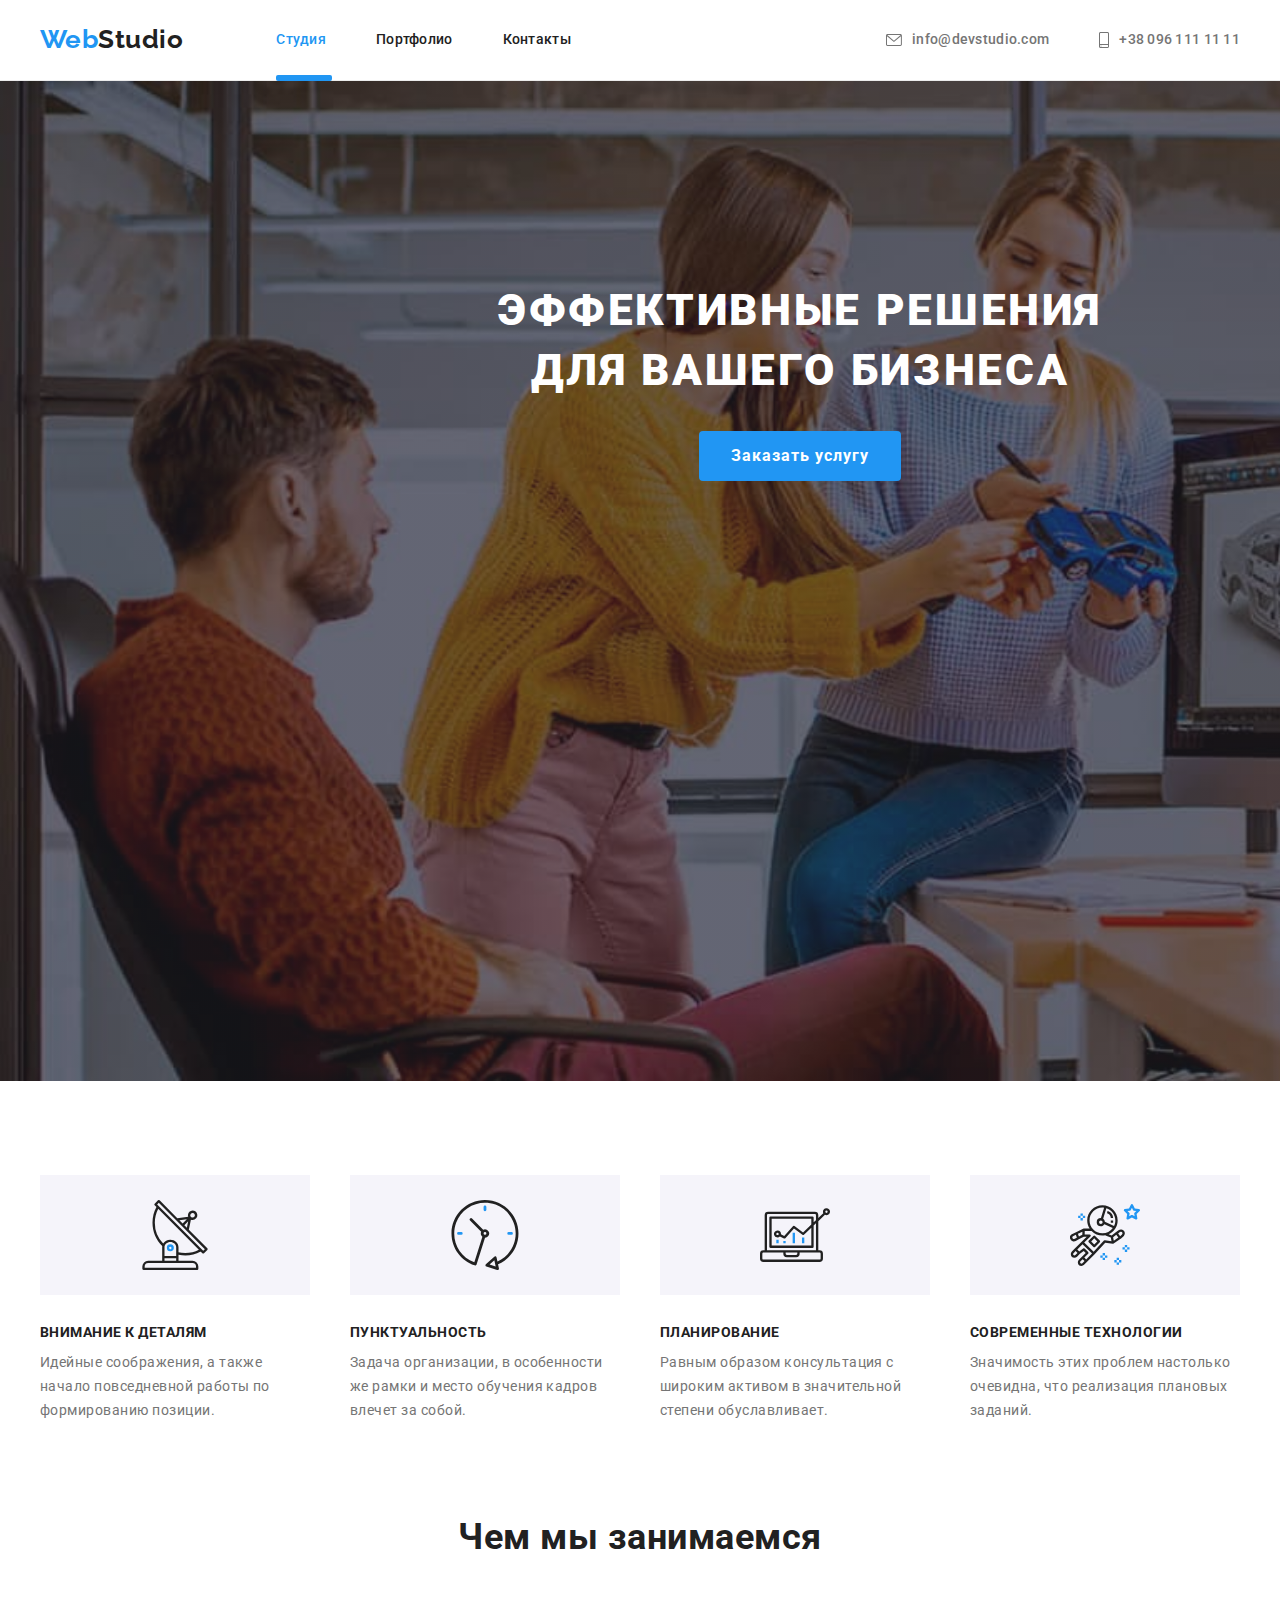
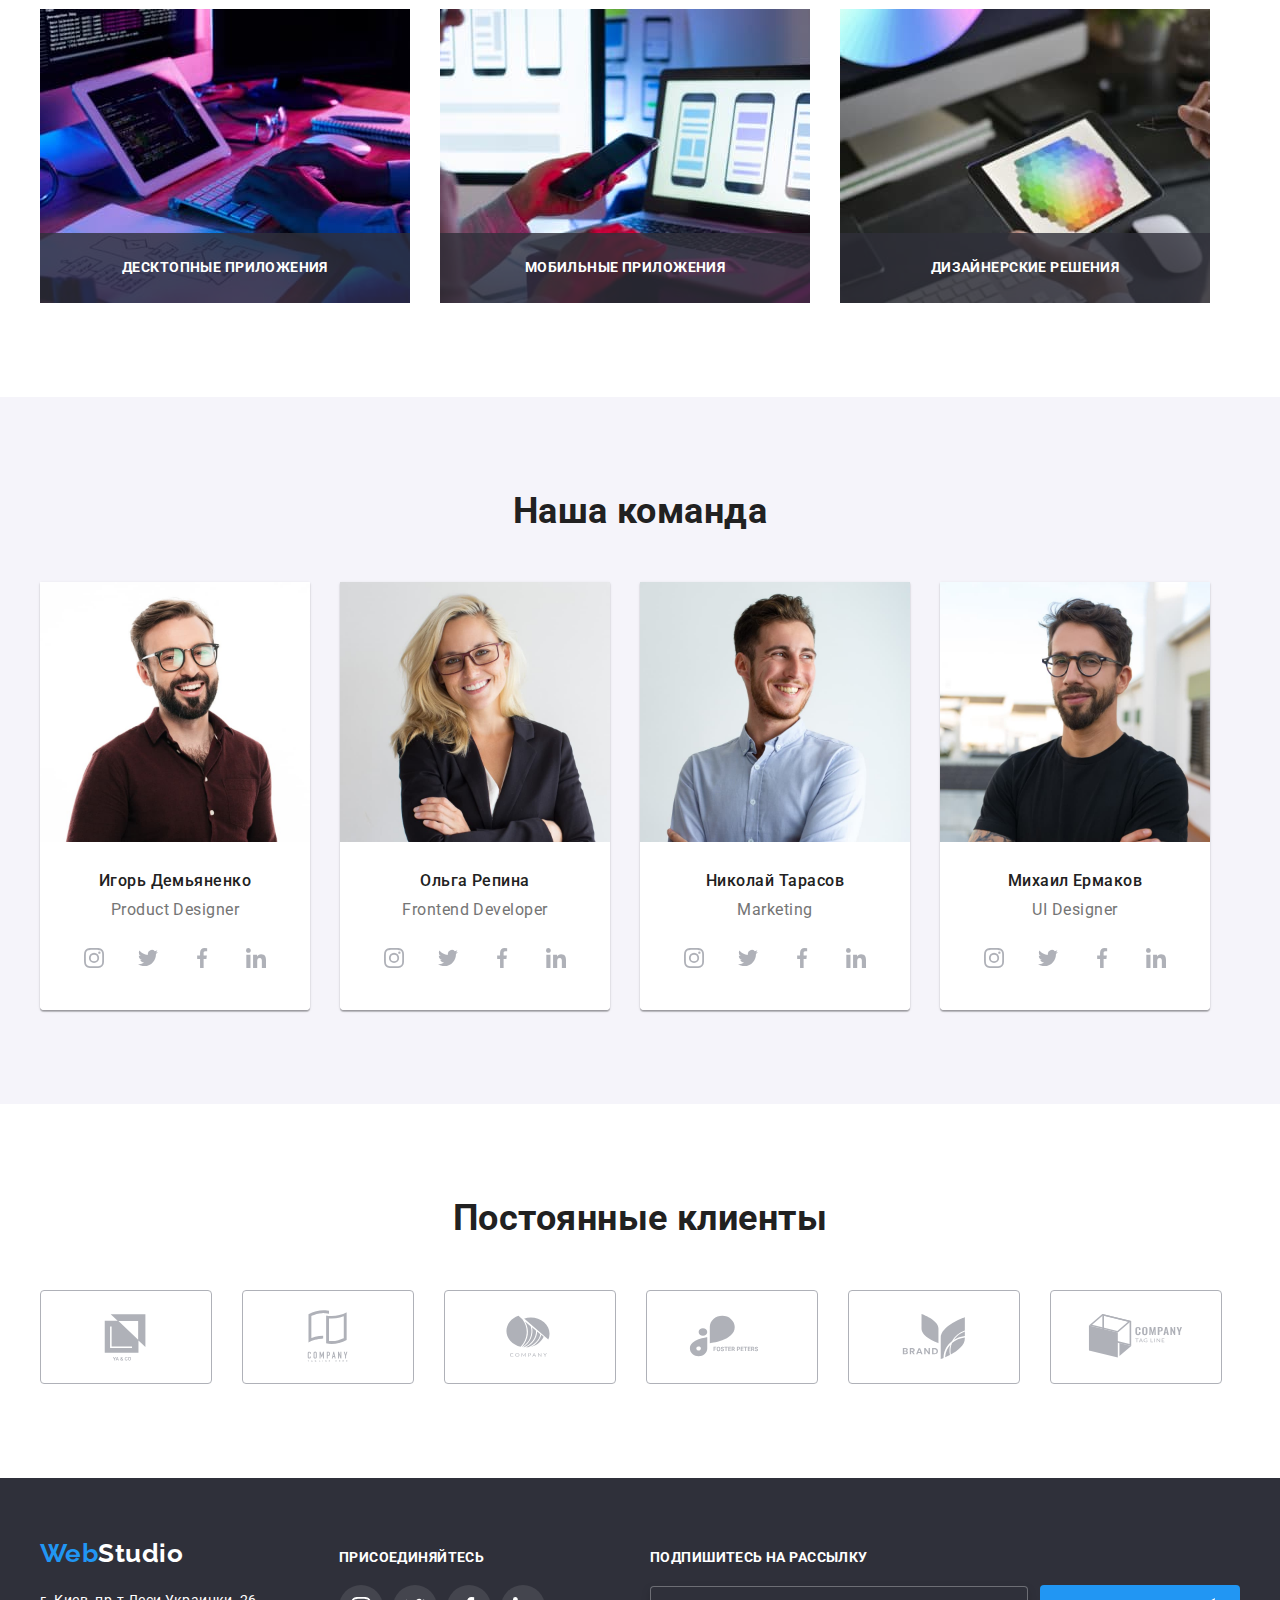
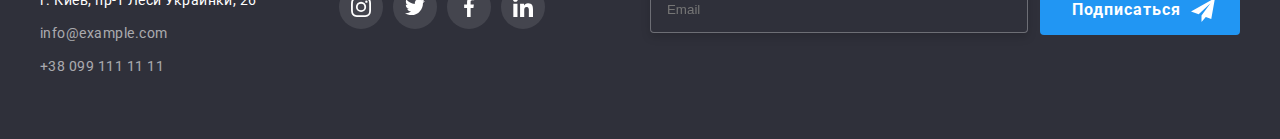
<file: index.html>
<!DOCTYPE html>
<html lang="ru">
  <head>
    <meta charset="UTF-8" />
    <meta http-equiv="X-UA-Compatible" content="IE=edge" />
    <meta name="viewport" content="width=device-width, initial-scale=1.0" />
    <title>Document</title>
    <link rel="preconnect" href="https://fonts.googleapis.com" />
    <link rel="preconnect" href="https://fonts.gstatic.com" crossorigin />
    <link
      href="https://fonts.googleapis.com/css2?family=Raleway:wght@700&family=Roboto:wght@400;500;700;900&display=swap"
      rel="stylesheet"
    />
    <link
      rel="stylesheet"
      href="https://cdnjs.cloudflare.com/ajax/libs/modern-normalize/1.1.0/modern-normalize.min.css"
      integrity="sha512-wpPYUAdjBVSE4KJnH1VR1HeZfpl1ub8YT/NKx4PuQ5NmX2tKuGu6U/JRp5y+Y8XG2tV+wKQpNHVUX03MfMFn9Q=="
      crossorigin="anonymous"
      referrerpolicy="no-referrer"
    />
    <link rel="stylesheet" href="./css/style.css" />
  </head>

  <body>
    <header>
      <section class="section-header first-page">
        <h2 class="visually-hidden">Header</h2>
        <div class="container main-nav">
          <nav class="main-site-nav">
            <a href="" class="logo top">Web<span class="name">Studio</span></a>
            <ul class="site-nav list">
              <li class="item"><a href="./index.html" class="link current">Студия</a></li>
              <li class="item"><a href="./portfolio.html" class="link">Портфолио</a></li>
              <li class="item"><a href="" class="link">Контакты</a></li>
            </ul>
          </nav>

          <ul class="auth-nav list">
            <li class="item">
              <a href="mailto:info@devstudio.com" class="top">
                <svg class="icon icon-envelope" width="16" height="12">
                  <use href="./images/symbol-defs.svg#icon-envelope"></use>
                </svg>
                info@devstudio.com</a
              >
            </li>
            <li class="item">
              <a href="tel:+380961111111" class="top">
                <svg class="icon icon-smarpthone" width="10" height="16">
                  <use href="./images/symbol-defs.svg#icon-smartphone"></use>
                </svg>
                +38 096 111 11 11</a
              >
            </li>
          </ul>
        </div>
      </section>
    </header>

    <main>
      <!-- Hero -->

      <section class="hero overlay">
        <div class="container">
          <h1 class="title">Эффективные решения для вашего бизнеса</h1>
          <button type="button" class="button primary pointer" data-modal-open>
            Заказать услугу
          </button>
        </div>
      </section>

      <!-- Advantages-->
      <section class="section">
        <div class="container">
          <h2 class="section-title visually-hidden">Наши преимущества</h2>
          <ul class="features list">
            <li class="item icon-antenna">
              <div class="icons-advantages">
                <svg class="icon-advantage">
                  <use href="./images/symbol-defs.svg#icon-antenna"></use>
                </svg>
              </div>
              <h3 class="title">Внимание к деталям</h3>
              <p class="text">
                Идейные соображения, а также начало повседневной работы по формированию позиции.
              </p>
            </li>
            <li class="item icon-clock">
              <div class="icons-advantages">
                <svg class="icon-advantage">
                  <use href="./images/symbol-defs.svg#icon-clock"></use>
                </svg>
              </div>
              <h3 class="title">Пунктуальность</h3>
              <p class="text">
                Задача организации, в особенности же рамки и место обучения кадров влечет за собой.
              </p>
            </li>
            <li class="item icon-diagram">
              <div class="icons-advantages">
                <svg class="icon-advantage">
                  <use href="./images/symbol-defs.svg#icon-diagram"></use>
                </svg>
              </div>
              <h3 class="title">Планирование</h3>
              <p class="text">
                Равным образом консультация с широким активом в значительной степени обуславливает.
              </p>
            </li>
            <li class="item icon-astronaut">
              <div class="icons-advantages">
                <svg class="icon-advantage">
                  <use href="./images/symbol-defs.svg#icon-astronaut"></use>
                </svg>
              </div>
              <h3 class="title">Современные технологии</h3>
              <p class="text">
                Значимость этих проблем настолько очевидна, что реализация плановых заданий.
              </p>
            </li>
          </ul>
        </div>
      </section>

      <!-- Our work -->
      <section class="section-activity">
        <div class="container">
          <h2 class="section-title">Чем мы занимаемся</h2>
          <ul class="list work-pics">
            <li class="item">
              <img src="./images/image-1.jpg" alt="мужчина пишет код" width="370" height="294" />
              <div class="work-pics-box"><p class="work-pics-text">Десктопные приложения</p></div>
            </li>
            <li class="item">
              <img
                src="./images/image-2.jpg"
                alt="женщина на ноутбуке выбирает какой вид программа будет иметь на телефоне"
                width="370"
                height="294"
              />
              <div class="work-pics-box"><p class="work-pics-text">Мобильные приложения</p></div>
            </li>
            <li class="item">
              <img
                src="./images/image-3.jpg"
                alt="мужчина выбирает цвет с цветовой гаммы на планшете"
                width="370"
                height="294"
              />
              <div class="work-pics-box"><p class="work-pics-text">Дизайнерские решения</p></div>
            </li>
          </ul>
        </div>
      </section>

      <!-- Team -->
      <section class="team">
        <div class="container">
          <h2 class="team-name">Наша команда</h2>
          <ul class="team-list list">
            <li class="item">
              <img
                src="./images/team-member-1.jpg"
                alt="мужчина в бордовой рубашке и в очках"
                width="270"
                height="260"
              />
              <div class="team-card">
                <h3 class="team-member">Игорь Демьяненко</h3>
                <p class="position">Product Designer</p>
                <ul class="list network-field">
                  <li class="icons-team">
                    <a href="#" class="network-link">
                      <svg class="icon">
                        <use href="./images/symbol-defs.svg#icon-instagram"></use>
                      </svg>
                    </a>
                  </li>
                  <li class="icons-team">
                    <a href="#" class="network-link">
                      <svg class="icon">
                        <use href="./images/symbol-defs.svg#icon-twitter"></use>
                      </svg>
                    </a>
                  </li>
                  <li class="icons-team">
                    <a href="#" class="network-link">
                      <svg class="icon">
                        <use href="./images/symbol-defs.svg#icon-facebook"></use>
                      </svg>
                    </a>
                  </li>
                  <li class="icons-team">
                    <a href="#" class="network-link">
                      <svg class="icon">
                        <use href="./images/symbol-defs.svg#icon-linkedin"></use>
                      </svg>
                    </a>
                  </li>
                </ul>
              </div>
            </li>
            <li class="item">
              <img
                src="./images/team-member-2.jpg"
                alt="женщина в черном пиджаке и в очках"
                width="270"
                height="260"
              />
              <div class="team-card">
                <h3 class="team-member">Ольга Репина</h3>
                <p class="position">Frontend Developer</p>
                <ul class="list network-field">
                  <li class="icons-team">
                    <a href="#" class="network-link">
                      <svg class="icon">
                        <use href="./images/symbol-defs.svg#icon-instagram"></use>
                      </svg>
                    </a>
                  </li>
                  <li class="icons-team">
                    <a href="#" class="network-link">
                      <svg class="icon">
                        <use href="./images/symbol-defs.svg#icon-twitter"></use>
                      </svg>
                    </a>
                  </li>
                  <li class="icons-team">
                    <a href="#" class="network-link">
                      <svg class="icon">
                        <use href="./images/symbol-defs.svg#icon-facebook"></use>
                      </svg>
                    </a>
                  </li>
                  <li class="icons-team">
                    <a href="#" class="network-link">
                      <svg class="icon">
                        <use href="./images/symbol-defs.svg#icon-linkedin"></use>
                      </svg>
                    </a>
                  </li>
                </ul>
              </div>
            </li>
            <li class="item">
              <img
                src="./images/team-member-3.jpg"
                alt="мужчина в белой рубашке"
                width="270"
                height="260"
              />
              <div class="team-card">
                <h3 class="team-member">Николай Тарасов</h3>
                <p class="position">Marketing</p>
                <ul class="list network-field">
                  <li class="icons-team">
                    <a href="#" class="network-link">
                      <svg class="icon">
                        <use href="./images/symbol-defs.svg#icon-instagram"></use>
                      </svg>
                    </a>
                  </li>
                  <li class="icons-team">
                    <a href="#" class="network-link">
                      <svg class="icon">
                        <use href="./images/symbol-defs.svg#icon-twitter"></use>
                      </svg>
                    </a>
                  </li>
                  <li class="icons-team">
                    <a href="#" class="network-link">
                      <svg class="icon">
                        <use href="./images/symbol-defs.svg#icon-facebook"></use>
                      </svg>
                    </a>
                  </li>
                  <li class="icons-team">
                    <a href="#" class="network-link">
                      <svg class="icon">
                        <use href="./images/symbol-defs.svg#icon-linkedin"></use>
                      </svg>
                    </a>
                  </li>
                </ul>
              </div>
            </li>
            <li class="item">
              <img
                src="./images/team-member-4.jpg"
                alt="мужчина в черной футболке и в очках"
                width="270"
                height="260"
              />
              <div class="team-card">
                <h3 class="team-member">Михаил Ермаков</h3>
                <p class="position">UI Designer</p>
                <ul class="list network-field">
                  <li class="icons-team">
                    <a href="#" class="network-link">
                      <svg class="icon">
                        <use href="./images/symbol-defs.svg#icon-instagram"></use>
                      </svg>
                    </a>
                  </li>
                  <li class="icons-team">
                    <a href="#" class="network-link">
                      <svg class="icon">
                        <use href="./images/symbol-defs.svg#icon-twitter"></use>
                      </svg>
                    </a>
                  </li>
                  <li class="icons-team">
                    <a href="#" class="network-link">
                      <svg class="icon">
                        <use href="./images/symbol-defs.svg#icon-facebook"></use>
                      </svg>
                    </a>
                  </li>
                  <li class="icons-team">
                    <a href="#" class="network-link">
                      <svg class="icon">
                        <use href="./images/symbol-defs.svg#icon-linkedin"></use>
                      </svg>
                    </a>
                  </li>
                </ul>
              </div>
            </li>
          </ul>
        </div>
      </section>
      <!-- Clients -->
      <section class="section clients">
        <div class="container">
          <h2 class="title">Постоянные клиенты</h2>
          <div class="clients-list">
            <ul class="list clients-companies">
              <li class="clients-company">
                <a href="#" class="company">
                  <svg class="icon">
                    <use href="./images/symbol-defs.svg#icon-Logo-1"></use>
                  </svg>
                </a>
              </li>
              <li class="clients-company">
                <a href="#" class="company">
                  <svg class="icon">
                    <use href="./images/symbol-defs.svg#icon-Logo-2"></use>
                  </svg>
                </a>
              </li>
              <li class="clients-company">
                <a href="#" class="company">
                  <svg class="icon">
                    <use href="./images/symbol-defs.svg#icon-Logo-3"></use>
                  </svg>
                </a>
              </li>
              <li class="clients-company">
                <a href="#" class="company">
                  <svg class="icon">
                    <use href="./images/symbol-defs.svg#icon-Logo-4"></use>
                  </svg>
                </a>
              </li>
              <li class="clients-company">
                <a href="#" class="company">
                  <svg class="icon">
                    <use href="./images/symbol-defs.svg#icon-Logo-5"></use>
                  </svg>
                </a>
              </li>
              <li class="clients-company">
                <a href="#" class="company">
                  <svg class="icon">
                    <use href="./images/symbol-defs.svg#icon-Logo-6"></use>
                  </svg>
                </a>
              </li>
            </ul>
          </div>
        </div>
      </section>
    </main>

    <!-- Footer -->
    <footer class="footer">
      <div class="container">
        <div class="footer-groups">
          <div class="footer-group">
            <a href="" class="logo logo-bottom">Web<span class="logo-bottom-name">Studio</span></a>
            <address class="address">
              <ul class="list address-box">
                <li class="actual-address bottom item">г. Киев, пр-т Леси Украинки, 26</li>
                <li class="item">
                  <a href="mailto:info@example.com" class="auth-nav bottom">info@example.com</a>
                </li>
                <li class="item">
                  <a href="tel:+380991111111" class="auth-nav bottom">+38 099 111 11 11</a>
                </li>
              </ul>
            </address>
          </div>

          <div class="join-box">
            <p class="title">присоединяйтесь</p>
            <ul class="list bottom-links">
              <li class="bottom-link">
                <a href="#" class="network-link-bottom">
                  <svg class="icon">
                    <use href="./images/symbol-defs.svg#icon-instagram"></use>
                  </svg>
                </a>
              </li>
              <li class="bottom-link twitter">
                <a href="#" class="network-link-bottom">
                  <svg class="icon">
                    <use href="./images/symbol-defs.svg#icon-twitter"></use>
                  </svg>
                </a>
              </li>
              <li class="bottom-link">
                <a href="#" class="network-link-bottom">
                  <svg class="icon">
                    <use href="./images/symbol-defs.svg#icon-facebook"></use>
                  </svg>
                </a>
              </li>
              <li class="bottom-link">
                <a href="#" class="network-link-bottom">
                  <svg class="icon">
                    <use href="./images/symbol-defs.svg#icon-linkedin"></use>
                  </svg>
                </a>
              </li>
            </ul>
          </div>

          <div class="sign-in">
            <p class="text">Подпишитесь на рассылку</p>
            <div class="sign-in-box">
              <form>
                <input class="footer-email" type="email" name="email" placeholder="Email" />
              </form>

              <button type="button" class="button primary pointer footer-button">
                Подписаться
                <svg class="icon-send">
                  <use href="./images/symbol-defs.svg#icon-send"></use>
                </svg>
              </button>
            </div>
          </div>
        </div>
      </div>
    </footer>

    <div class="backdrop is-hidden" data-modal>
      <div class="modal">
        <button type="button" class="icon-box" data-modal-close>
          <svg class="icon-close">
            <use href="./images/symbol-defs.svg#icon-close"></use>
          </svg>
        </button>

        <strong class="form-title">Оставьте свои данные, мы вам перезвоним</strong>

        <form class="form">
          <div class="form-field">
            <label class="form-label" for="name">Имя</label>
            <input class="form-input" type="text" name="name" id="name" />
            <svg class="form-icon">
              <use href="./images/symbol-defs.svg#icon-person"></use>
            </svg>
          </div>

          <div class="form-field">
            <label class="form-label" for="tel">Телефон</label>
            <input class="form-input" type="tel" name="tel" id="tel" />
            <svg class="form-icon">
              <use href="./images/symbol-defs.svg#icon-phone"></use>
            </svg>
          </div>

          <div class="form-field">
            <label class="form-label" for="email">Почта</label>
            <input class="form-input" type="email" name="email" id="email" />
            <svg class="form-icon">
              <use href="./images/symbol-defs.svg#icon-email"></use>
            </svg>
          </div>

          <div class="comment-field">
            <label class="form-label form-comment" for="comment">Комментарий</label
            ><textarea
              class="comment"
              name="comment"
              id="comment"
              placeholder="Введите текст"
            ></textarea>
          </div>

          <label class="policy" for="policy">
            <input class="checkbox visually-hidden" type="checkbox" name="policy" id="policy" />
            <span class="checkbox-icon">
              <svg class="icon-check" width="16px" height="15px">
                <use href="./images/symbol-defs.svg#icon-check"></use>
              </svg>
            </span>
            Соглашаюсь с рассылкой и принимаю
            <a href="#" class="policy-link">Условия договора</a>
          </label>
        </form>

        <button class="button primary form-button" type="submit">Отправить</button>
      </div>
    </div>

    <script src="./js/modal.js"></script>
  </body>
</html>
</file>
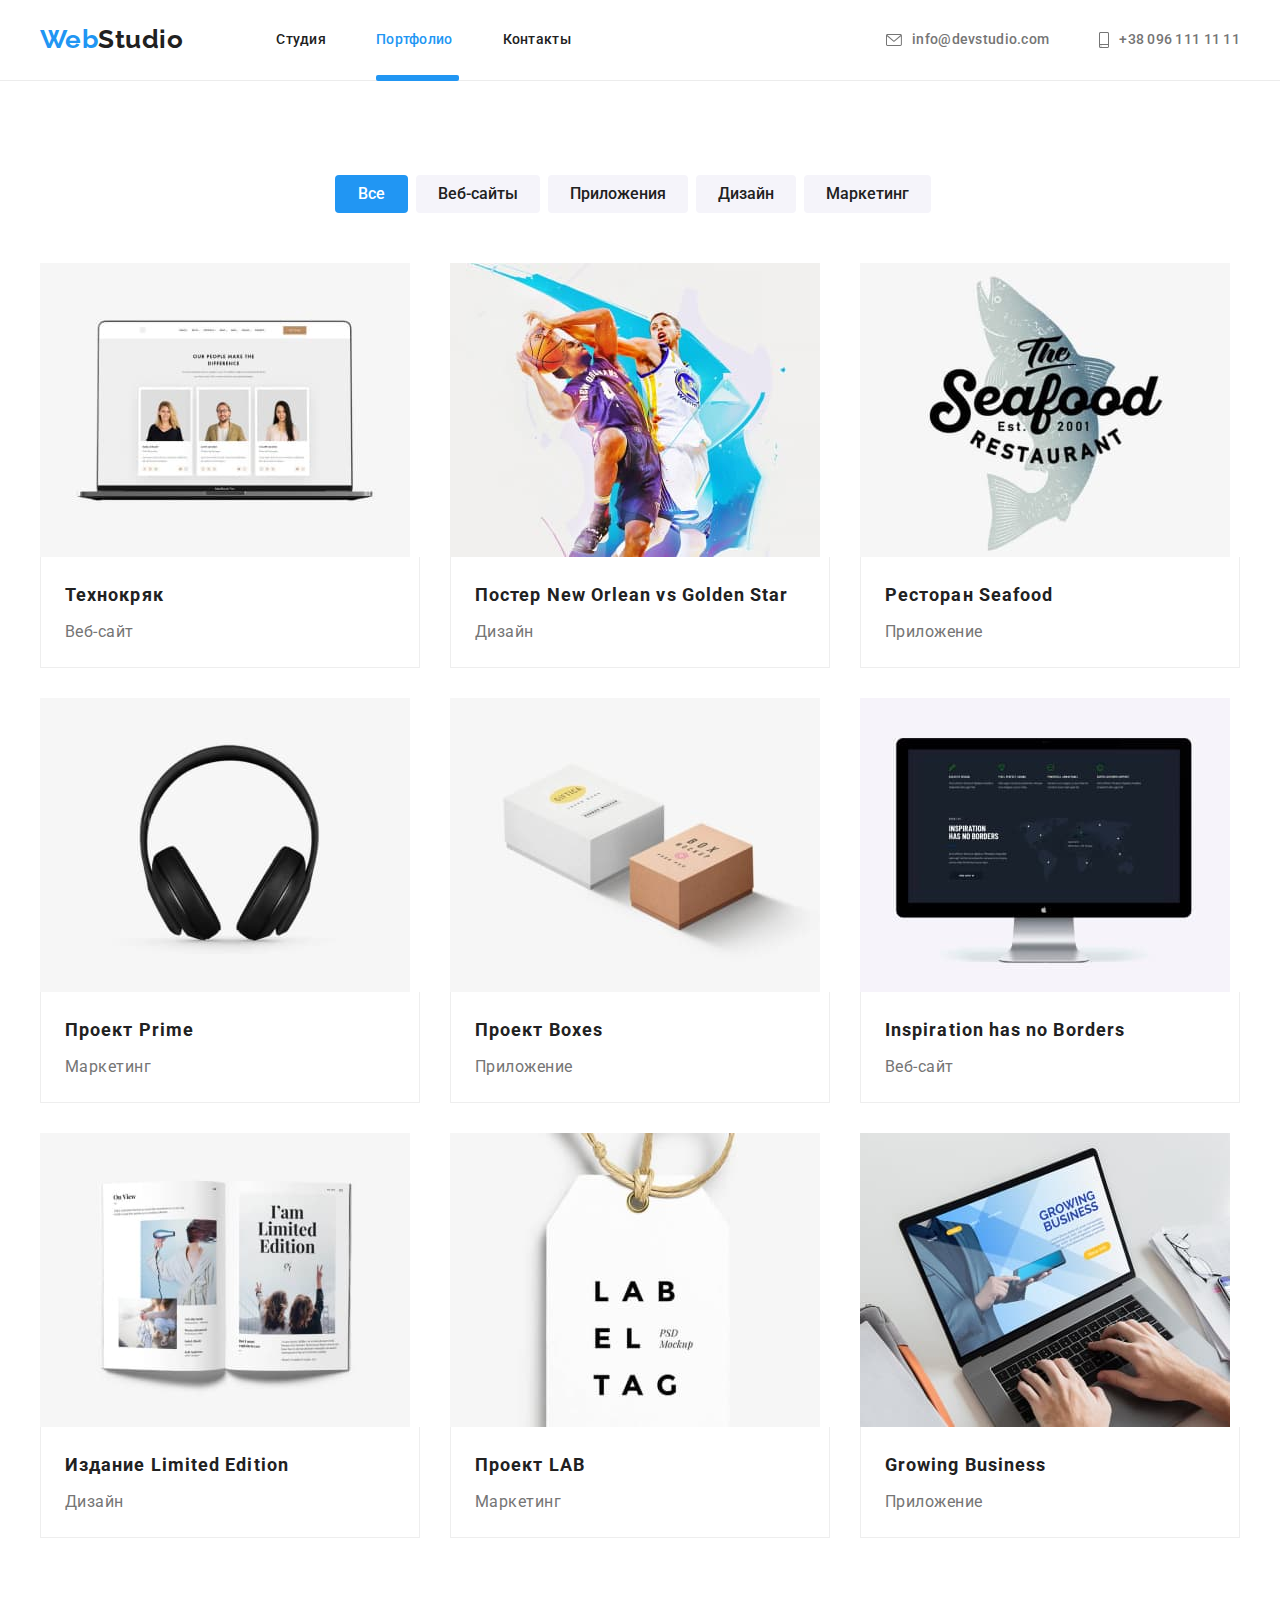
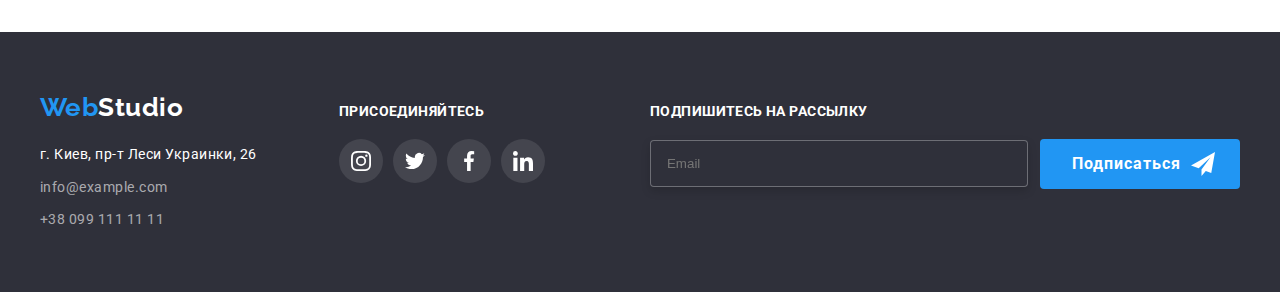
<file: portfolio.html>
<!DOCTYPE html>
<html lang="en">
  <head>
    <meta charset="UTF-8" />
    <meta http-equiv="X-UA-Compatible" content="IE=edge" />
    <meta name="viewport" content="width=device-width, initial-scale=1.0" />
    <title>Document</title>
    <link rel="preconnect" href="https://fonts.googleapis.com" />
    <link rel="preconnect" href="https://fonts.gstatic.com" crossorigin />
    <link
      href="https://fonts.googleapis.com/css2?family=Raleway:wght@700&family=Roboto:wght@400;500;700;900&display=swap"
      rel="stylesheet"
    />
    <link
      rel="stylesheet"
      href="https://cdnjs.cloudflare.com/ajax/libs/modern-normalize/1.1.0/modern-normalize.min.css"
      integrity="sha512-wpPYUAdjBVSE4KJnH1VR1HeZfpl1ub8YT/NKx4PuQ5NmX2tKuGu6U/JRp5y+Y8XG2tV+wKQpNHVUX03MfMFn9Q=="
      crossorigin="anonymous"
      referrerpolicy="no-referrer"
    />
    <link rel="stylesheet" href="./css/style.css" />
  </head>

  <body>
    <header class="section-header">
      <div class="container main-nav">
        <nav class="main-site-nav">
          <a href="" class="logo top">Web<span class="name">Studio</span></a>
          <ul class="site-nav list">
            <li class="item"><a href="./index.html" class="link">Студия</a></li>
            <li class="item"><a href="./portfolio.html" class="link current">Портфолио</a></li>
            <li class="item"><a href="" class="link">Контакты</a></li>
          </ul>
        </nav>

        <ul class="auth-nav list">
          <li class="item">
            <a href="mailto:info@devstudio.com" class="top">
              <svg class="icon icon-envelope" width="16" height="12">
                <use href="./images/symbol-defs.svg#icon-envelope"></use>
              </svg>
              info@devstudio.com</a
            >
          </li>
          <li class="item">
            <a href="tel:+380961111111" class="top">
              <svg class="icon icon-smarpthone" width="10" height="16">
                <use href="./images/symbol-defs.svg#icon-smartphone"></use>
              </svg>
              +38 096 111 11 11</a
            >
          </li>
        </ul>
      </div>
    </header>

    <main>
      <section class="section-portfolio">
        <div class="container">
          <h1 class="temporary-title visually-hidden">Портфолио</h1>
          <ul class="filter list">
            <li class="item">
              <button type="button" class="button secondary pointer active">Все</button>
            </li>
            <li class="item">
              <button type="button" class="button secondary pointer">Веб-сайты</button>
            </li>
            <li class="item">
              <button type="button" class="button secondary pointer">Приложения</button>
            </li>
            <li class="item">
              <button type="button" class="button secondary pointer">Дизайн</button>
            </li>
            <li class="item">
              <button type="button" class="button secondary pointer">Маркетинг</button>
            </li>
          </ul>

          <ul class="portfolio list">
            <li class="item">
              <a href="#" class="portfolio-item">
                <div class="portfolio-thumb">
                  <img src="./images/portfolio-1.jpg" alt="Ноутбук" width="370" height="294" />
                  <div class="portfolio-overlay">
                    <p class="portfolio-text">
                      Технокряк это современная площадка распространения коронавируса. Компании
                      используют эту платформу для цифрового шпионажа и атак на защищённые сервера
                      конкурентов.
                    </p>
                  </div>
                </div>

                <div class="card-bottom">
                  <h2 class="title">Технокряк</h2>
                  <p class="text">Веб-сайт</p>
                </div>
              </a>
            </li>

            <li class="item">
              <a href="#" class="portfolio-item">
                <div class="portfolio-thumb">
                  <img
                    src="./images/portfolio-2.jpg"
                    alt="Баскетболисты"
                    width="370"
                    height="294"
                  />
                  <div class="portfolio-overlay">
                    <p class="portfolio-text">
                      Технокряк это современная площадка распространения коронавируса. Компании
                      используют эту платформу для цифрового шпионажа и атак на защищённые сервера
                      конкурентов.
                    </p>
                  </div>
                </div>
                <div class="card-bottom">
                  <h2 class="title">Постер New Orlean vs Golden Star</h2>
                  <p class="text">Дизайн</p>
                </div>
              </a>
            </li>

            <li class="item">
              <a href="#" class="portfolio-item">
                <div class="portfolio-thumb">
                  <img
                    src="./images/portfolio-3.jpg"
                    alt="Логотип ресторана"
                    width="370"
                    height="294"
                  />
                  <div class="portfolio-overlay">
                    <p class="portfolio-text">
                      Технокряк это современная площадка распространения коронавируса. Компании
                      используют эту платформу для цифрового шпионажа и атак на защищённые сервера
                      конкурентов.
                    </p>
                  </div>
                </div>
                <div class="card-bottom">
                  <h2 class="title">Ресторан Seafood</h2>
                  <p class="text">Приложение</p>
                </div>
              </a>
            </li>

            <li class="item">
              <a href="#" class="portfolio-item">
                <div class="portfolio-thumb">
                  <img src="./images/portfolio-4.jpg" alt="Наушники" width="370" height="294" />
                  <div class="portfolio-overlay">
                    <p class="portfolio-text">
                      Технокряк это современная площадка распространения коронавируса. Компании
                      используют эту платформу для цифрового шпионажа и атак на защищённые сервера
                      конкурентов.
                    </p>
                  </div>
                </div>
                <div class="card-bottom">
                  <h2 class="title">Проект Prime</h2>
                  <p class="text">Маркетинг</p>
                </div>
              </a>
            </li>

            <li class="item">
              <a href="#" class="portfolio-item">
                <div class="portfolio-thumb">
                  <img src="./images/portfolio-5.jpg" alt="Коробки" width="370" height="294" />
                  <div class="portfolio-overlay">
                    <p class="portfolio-text">
                      Технокряк это современная площадка распространения коронавируса. Компании
                      используют эту платформу для цифрового шпионажа и атак на защищённые сервера
                      конкурентов.
                    </p>
                  </div>
                </div>
                <div class="card-bottom">
                  <h2 class="title">Проект Boxes</h2>
                  <p class="text">Приложение</p>
                </div>
              </a>
            </li>
            <li class="item">
              <a href="#" class="portfolio-item">
                <div class="portfolio-thumb">
                  <img src="./images/portfolio-6.jpg" alt="Экран" width="370" height="294" />
                  <div class="portfolio-overlay">
                    <p class="portfolio-text">
                      Технокряк это современная площадка распространения коронавируса. Компании
                      используют эту платформу для цифрового шпионажа и атак на защищённые сервера
                      конкурентов.
                    </p>
                  </div>
                </div>
                <div class="card-bottom">
                  <h2 class="title">Inspiration has no Borders</h2>
                  <p class="text">Веб-сайт</p>
                </div>
              </a>
            </li>
            <li class="item">
              <a href="#" class="portfolio-item">
                <div class="portfolio-thumb">
                  <img src="./images/portfolio-7.jpg" alt="Журнал" width="370" height="294" />
                  <div class="portfolio-overlay">
                    <p class="portfolio-text">
                      Технокряк это современная площадка распространения коронавируса. Компании
                      используют эту платформу для цифрового шпионажа и атак на защищённые сервера
                      конкурентов.
                    </p>
                  </div>
                </div>
                <div class="card-bottom">
                  <h2 class="title">Издание Limited Edition</h2>
                  <p class="text">Дизайн</p>
                </div>
              </a>
            </li>
            <li class="item">
              <a href="#" class="portfolio-item">
                <div class="portfolio-thumb">
                  <img src="./images/portfolio-8.jpg" alt="Бирка" width="370" height="294" />
                  <div class="portfolio-overlay">
                    <p class="portfolio-text">
                      Технокряк это современная площадка распространения коронавируса. Компании
                      используют эту платформу для цифрового шпионажа и атак на защищённые сервера
                      конкурентов.
                    </p>
                  </div>
                </div>
                <div class="card-bottom">
                  <h2 class="title">Проект LAB</h2>
                  <p class="text">Маркетинг</p>
                </div>
              </a>
            </li>
            <li class="item">
              <a href="#" class="portfolio-item">
                <div class="portfolio-thumb">
                  <img src="./images/portfolio-9.jpg" alt="Ноутбук" width="370" height="294" />
                  <div class="portfolio-overlay">
                    <p class="portfolio-text">
                      Технокряк это современная площадка распространения коронавируса. Компании
                      используют эту платформу для цифрового шпионажа и атак на защищённые сервера
                      конкурентов.
                    </p>
                  </div>
                </div>
                <div class="card-bottom">
                  <h2 class="title">Growing Business</h2>
                  <p class="text">Приложение</p>
                </div>
              </a>
            </li>
          </ul>
        </div>
      </section>
    </main>

    <footer class="footer">
      <div class="container">
        <div class="footer-groups">
          <div class="footer-group">
            <a href="" class="logo logo-bottom">Web<span class="logo-bottom-name">Studio</span></a>
            <address class="address">
              <ul class="list address-box">
                <li class="actual-address bottom item">г. Киев, пр-т Леси Украинки, 26</li>
                <li class="item">
                  <a href="mailto:info@example.com" class="auth-nav bottom">info@example.com</a>
                </li>
                <li class="item">
                  <a href="tel:+380991111111" class="auth-nav bottom">+38 099 111 11 11</a>
                </li>
              </ul>
            </address>
          </div>

          <div class="join-box">
            <h3 class="title">присоединяйтесь</h3>
            <ul class="list bottom-links">
              <li class="bottom-link">
                <a href="#" class="network-link-bottom">
                  <svg class="icon">
                    <use href="./images/symbol-defs.svg#icon-instagram"></use>
                  </svg>
                </a>
              </li>
              <li class="bottom-link twitter">
                <a href="#" class="network-link-bottom">
                  <svg class="icon">
                    <use href="./images/symbol-defs.svg#icon-twitter"></use>
                  </svg>
                </a>
              </li>
              <li class="bottom-link">
                <a href="#" class="network-link-bottom">
                  <svg class="icon">
                    <use href="./images/symbol-defs.svg#icon-facebook"></use>
                  </svg>
                </a>
              </li>
              <li class="bottom-link">
                <a href="#" class="network-link-bottom">
                  <svg class="icon">
                    <use href="./images/symbol-defs.svg#icon-linkedin"></use>
                  </svg>
                </a>
              </li>
            </ul>
          </div>

          <div class="sign-in">
            <p class="text">Подпишитесь на рассылку</p>
            <div class="sign-in-box">
              <form>
                <input class="footer-email" type="email" name="email" placeholder="Email" />
              </form>

              
                <button type="button" class="button primary pointer footer-button">
                  Подписаться
                  <svg class="icon-send">
                    <use href="./images/symbol-defs.svg#icon-send"></use>
                  </svg>
                </button>
              
            </div>
        </div>
      </div>
    </footer>
  </body>
</html>
</file>
<file: css/style.css>
/* Стили для index.html */

:root {
  --primary-text-color: #757575;
  --secondary-text-color: #212121;
  --accent: #2196f3;
  --primary-white-color: #ffffff;
  --secondary-background-color: #f5f4fa;
  --tertiary-background-color: #2f303a;
  --bottom-link-color: rgba(255, 255, 255, 0.6);
  --icons-color: #afb1b8;
  --main-transition: 250ms cubic-bezier(0.4, 0, 0.2, 1);
}

.list {
  margin: 0;
  padding: 0;
  list-style: none;
}
body {
  margin: 0;
  background-color: var(--primary-white-color);
  color: var(--primary-text-color);
  font-family: Roboto, sans-serif;
  letter-spacing: 0.03em;
}

.container {
  margin-left: auto;
  margin-right: auto;
  width: 1200px;
  padding-left: 15px;
  padding-right: 15px;
}

.hero-container {
  margin-left: 0;
  margin-right: 0;
  width: 1600px;
  padding-left: 15px;
  padding-right: 15px;
}

img {
  display: block;
  max-width: 100%;
  height: auto;
}

.main-nav,
.main-site-nav {
  display: flex;
  align-items: center;
}

.section-header {
  border-bottom: 1px solid #ececec;
}

.section-header.first-page {
  border-bottom: 1px solid #ececec;
  max-width: 1600px;
  margin: 0 auto;
}

/* Logo */

.logo {
  color: var(--accent);
  text-decoration: none;
  font-family: Raleway, sans-serif;
  font-weight: 700;
  font-size: 26px;
  line-height: 1.19;
}

.logo.top {
  padding-top: 24px;
  padding-bottom: 25px;
}
.logo .name {
  color: var(--secondary-text-color);
}

.logo .text {
  color: var(--primary-white-color);
}
.logo-bottom {
  display: inline-block;
  margin-bottom: 20px;
}
.logo-bottom-name {
  color: var(--primary-white-color);
}
/* Site-nav */

.site-nav {
  display: flex;
  margin-left: 93px;
}
.site-nav > .item:not(:last-child) {
  margin-right: 50px;
}
.site-nav .link {
  position: relative;
  display: inline-block;
  padding-top: 32px;
  padding-bottom: 32px;
  color: var(--secondary-text-color);
  text-decoration: none;
  font-weight: 500;
  font-size: 14px;
  line-height: 1.14;
  letter-spacing: 0.02em;

  transition: color var(--main-transition);
}

.link.current::after {
  content: '';
  position: absolute;
  width: 100%;
  border: solid var(--accent);
  border-radius: 2px;
  bottom: -1px;
  left: 0;
}

.site-nav .link:hover,
.site-nav .link:focus {
  color: var(--accent);
}

.site-nav .link.current {
  color: var(--accent);
}

/* Auth-nav */
.auth-nav {
  display: flex;
  margin-left: auto;
}

.auth-nav > .item + .item {
  margin-left: 50px;
}

.auth-nav .top {
  display: inline-flex;
  align-items: center;
  padding-top: 32px;
  padding-bottom: 32px;
  color: inherit;
  text-decoration: none;
  font-weight: 500;
  font-size: 14px;
  line-height: 1.14;
  letter-spacing: 0.02em;

  transition: color var(--main-transition);
}

.auth-nav .icon {
  margin-right: 10px;
  fill: currentColor;
}

.auth-nav .top:hover,
.auth-nav .top:focus,
.auth-nav.bottom:hover,
.auth-nav.bottom:focus {
  color: var(--accent);
}
.auth-nav.bottom {
  display: inline-block;
  color: var(--bottom-link-color);
  text-decoration: none;
  font-style: normal;
  font-size: 14px;
  line-height: 1.71;

  transition: color var(--main-transition);
}

/* Hero */
.hero {
  padding-top: 200px;
  padding-bottom: 200px;
  text-align: center;
  background-color: var(--tertiary-background-color);
}
.hero .title {
  width: 696px;
  margin-left: auto;
  margin-right: auto;
  margin-top: 0;
  margin-bottom: 30px;
  color: var(--primary-white-color);
  font-weight: 900;
  font-size: 44px;
  line-height: 1.36;
  text-align: center;
  letter-spacing: 0.06em;
  text-transform: uppercase;
}

.overlay {
  width: 1600px;
  height: 600px;
  margin-left: auto;
  margin-right: auto;
  background-image: linear-gradient(to right, rgba(47, 48, 58, 0.4), rgba(47, 48, 58, 0.4)),
    url(../images/bg-image.jpg);
  background-size: cover;
}

/* Button */
.button {
  display: inline-block;
  border-radius: 4px;
  border: transparent;
  font-family: inherit;
  text-align: center;
}
button.primary {
  padding: 10px 32px;
  min-width: 200px;
  background-color: var(--accent);
  color: var(--primary-white-color);
  font-weight: 700;
  font-size: 16px;
  line-height: 1.87;
  text-align: center;
  letter-spacing: 0.06em;
}

.button.secondary {
  padding: 6px 22px;
  min-width: 73px;
  color: var(--secondary-text-color);
  background-color: var(--secondary-background-color);
  font-weight: 500;
  font-size: 16px;
  line-height: 1.62;

  transition: color var(--main-transition), background-color var(--main-transition),
    box-shadow var(--main-transition);
}

.button.secondary:hover,
.button.secondary:focus {
  color: var(--primary-white-color);
  background-color: var(--accent);
  box-shadow: 0px 3px 1px rgba(0, 0, 0, 0.1), 0px 1px 2px rgba(0, 0, 0, 0.08),
    0px 2px 2px rgba(0, 0, 0, 0.12);
}
.pointer {
  cursor: pointer;
}

.section,
.team {
  padding-top: 94px;
  padding-bottom: 94px;
}

.section-activity {
  padding-bottom: 94px;
}
/* Advantages */

.visually-hidden {
  clip: rect(0 0 0 0);
  clip-path: inset(50%);
  height: 1px;
  overflow: hidden;
  position: absolute;
  white-space: nowrap;
  width: 1px;
}

.section-title {
  margin-top: 0;
  margin-bottom: 50px;
  text-align: center;
  color: var(--secondary-text-color);
  font-size: 36px;
  line-height: 1.16;
}

.features {
  display: flex;
  justify-content: space-between;
}
.features > .item {
  width: 270px;
}

.features .item + .item {
  margin-left: 30px;
}

.features .title {
  margin-top: 0;
  margin-bottom: 10px;
  color: var(--secondary-text-color);
  font-size: 14px;
  line-height: 1.14;
  text-transform: uppercase;
}
.features .text {
  margin-top: 0;
  margin-bottom: 0;
  font-size: 14px;
  line-height: 1.71;
}

.icons-advantages {
  display: flex;
  align-items: center;
  justify-content: center;
  width: 270px;
  height: 120px;
  margin-bottom: 30px;
  background-color: var(--secondary-background-color);
}

.icon-advantage {
  width: 70px;
  height: 70px;
}

/* Our-work */

.work-pics {
  display: flex;
}
.work-pics .item + .item {
  margin-left: 30px;
}

.work-pics .item {
  position: relative;
}

.work-pics-box {
  position: absolute;
  height: 70px;
  display: flex;
  align-items: center;
  justify-content: center;
  bottom: 0;
  left: 0;
  width: 100%;
  background-color: rgba(47, 48, 58, 0.8);
}

.work-pics-text {
  font-weight: 700;
  font-size: 14px;
  line-height: 1.14;
  text-align: center;
  margin: 0;
  letter-spacing: 0.03em;
  text-transform: uppercase;
  color: var(--primary-white-color);
}

/* Team */
.team {
  background-color: var(--secondary-background-color);
}

.team-name,
.clients .title {
  margin-top: 0;
  margin-bottom: 50px;
  color: var(--secondary-text-color);
  font-weight: 700;
  font-size: 36px;
  line-height: 1.16;
  text-align: center;
}
.team-list {
  display: flex;
}

.team-card {
  padding: 30px 32px;
  background: var(--primary-white-color);
}

.team-list .item {
  box-shadow: 0px 1px 3px rgba(0, 0, 0, 0.12), 0px 1px 1px rgba(0, 0, 0, 0.14),
    0px 2px 1px rgba(0, 0, 0, 0.2);
  border-radius: 0px 0px 4px 4px;
  overflow: hidden;
}

.team-list .item:not(:last-child) {
  margin-right: 30px;
}

.team-member {
  margin-top: 0;
  margin-bottom: 10px;
  text-align: center;
  color: var(--secondary-text-color);
  font-weight: 500;
  font-size: 16px;
  line-height: 1.18;
}
.position {
  margin-top: 0;
  margin-bottom: 16px;
  text-align: center;
  font-size: 16px;
  line-height: 1.18;
}

.icons-team {
  display: flex;
}

.network-field {
  display: flex;
}

.icons-team:not(:last-child) {
  margin-right: 10px;
}

.network-link {
  fill: var(--icons-color);
  border-radius: 50%;

  transition: background-color var(--main-transition), fill var(--main-transition);
}

.network-link:hover,
.network-link:focus {
  background-color: var(--accent);
  fill: var(--primary-white-color);
}

.network-link,
.network-link-bottom {
  display: flex;
  align-items: center;
  justify-content: center;
  width: 44px;
  height: 44px;
}

.icons-team .icon,
.bottom-link .icon {
  width: 20px;
  height: 20px;
}

/* Clients */

.clients-companies {
  display: flex;
}
.clients-company:not(:last-child) {
  margin-right: 30px;
}
.company {
  display: flex;
  justify-content: center;
  align-items: center;
  width: 170px;
  height: 92px;
  border: 1px solid var(--icons-color);
  border-radius: 4px;

  transition: border-color var(--main-transition);
}

.company .icon {
  width: 106px;
  height: 60px;
  fill: var(--icons-color);

  transition: border var(--main-transition);
}
.company:hover,
.company:focus {
  border-color: var(--accent);
}

.company:hover .icon,
.company:focus .icon {
  fill: var(--accent);
}

/* Footer */
.footer {
  background-color: var(--tertiary-background-color);
  padding-top: 60px;
  padding-bottom: 60px;
}

.actual-address {
  color: var(--primary-white-color);
  font-style: normal;
  font-weight: 400;
  font-size: 14px;
  line-height: 1.71;
}

.address-box .item:not(:last-child) {
  margin-bottom: 9px;
}

.join-box .title,
.sign-in .text {
  margin-top: 0;
  margin-bottom: 20px;
  color: var(--primary-white-color);
  font-weight: 700;
  font-size: 14px;
  line-height: 16px;
  letter-spacing: 0.03em;
  text-transform: uppercase;
}

.footer-group {
  display: inline-block;
}
.footer-groups {
  display: flex;
  align-items: baseline;
  justify-content: space-between;
}

.join-box {
  margin-left: 70px;
  margin-right: 93px;
}
.bottom-links {
  display: flex;
}
.bottom-link {
  background: rgba(255, 255, 255, 0.1);
  border-radius: 50%;
}

.bottom-link:not(:last-child) {
  margin-right: 10px;
}

.network-link-bottom {
  fill: var(--primary-white-color);
  border-radius: 50%;
  transition: background-color var(--main-transition), border-radius var(--main-transition);
}

.network-link-bottom:hover,
.network-link-bottom:focus {
  background-color: var(--accent);
}

.footer-email:focus {
  color: rgba(255, 255, 255, 0.6);
}

/* Стили для portfolio.html */

.button.active {
  color: var(--primary-white-color);
  background-color: var(--accent);
}

.section-portfolio {
  padding-top: 94px;
  padding-bottom: 94px;
}

.filter {
  display: flex;
  width: 611px;
  margin-left: auto;
  margin-right: auto;
  margin-bottom: 50px;
}
.filter .item:not(:last-child) {
  margin-right: 8px;
}

.portfolio {
  display: flex;
  flex-wrap: wrap;
  margin-left: -30px;
  margin-top: -30px;
}
.portfolio > .item {
  flex-basis: calc(100% / 3 - 30px);
  margin-left: 30px;
  margin-top: 30px;
}

.portfolio .title {
  margin-top: 0;
  margin-bottom: 4px;
  color: var(--secondary-text-color);
  text-decoration: none;
  font-size: 18px;
  line-height: 2;
  letter-spacing: 0.06em;
}

.portfolio .text {
  margin-top: 0;
  margin-bottom: 0;
  text-decoration: none;
  font-size: 16px;
  line-height: 1.87;
}
.portfolio-item {
  display: block;
  color: inherit;
  text-decoration: none;

  transition: box-shadow var(--main-transition);
}

.portfolio-item:hover,
.portfolio-item:focus {
  box-shadow: 0px 1px 1px rgba(0, 0, 0, 0.12), 0px 4px 4px rgba(0, 0, 0, 0.06),
    1px 4px 6px rgba(0, 0, 0, 0.16);
}

.card-bottom {
  padding: 20px 24px;
  border: 1px solid #eeeeee;
  border-top: 0;
}

/* Overlay */

.portfolio .item {
  width: 370px;
}

.portfolio-thumb {
  position: relative;
  overflow: hidden;
}

.portfolio-overlay {
  position: absolute;
  top: 0;
  left: 0;
  width: 100%;
  height: 100%;
  background-color: rgba(33, 150, 243, 0.9);

  transform: translateY(101%);

  transition: transform var(--main-transition), opacity var(--main-transition);
}

.portfolio-item:hover .portfolio-overlay,
.portfolio-item:focus .portfolio-overlay {
  transform: translateY(0);
  opacity: 1;
}

.portfolio-text {
  position: absolute;
  width: 100%;
  height: 100%;
  top: 50%;
  left: 50%;
  transform: translate(-50%, -50%);
  margin: 0;
  padding: 63px 24px;
  font-weight: 400;
  font-size: 18px;
  line-height: 1.56;
  letter-spacing: 0.03em;
  color: var(--primary-white-color);

  opacity: 1;
}

.portfolio-item:hover .portfolio-text,
.portfolio-item:focus .portfolio-text,
.portfolio-item:hover .portfolio-overlay,
.portfolio-item:focus .portfolio-overlay {
  opacity: 1;
}

/* Modal window */

.backdrop {
  position: fixed;
  top: 0;
  left: 0;
  width: 100%;
  height: 100%;

  background-color: rgba(0, 0, 0, 0.2);

  transition: transform var(--main-transition), opacity var(--main-transition);
}

.backdrop.is-hidden {
  opacity: 0;
  pointer-events: none;
  transform: scale(1.15);
}

.modal {
  position: absolute;
  top: 50%;
  left: 50%;
  transform: translate(-50%, -50%);

  padding: 40px;
  min-width: 528px;
  min-height: 581px;
  background-color: var(--primary-white-color);

  box-shadow: 0px 1px 3px rgba(0, 0, 0, 0.12), 0px 1px 1px rgba(0, 0, 0, 0.14),
    0px 2px 1px rgba(0, 0, 0, 0.2);
  border-radius: 4px;
}

.icon-box {
  position: absolute;
  top: 8px;
  right: 8px;
  display: flex;
  align-items: center;
  justify-content: center;
  width: 30px;
  height: 30px;
  background-color: var(--primary-white-color);
  border: 1px solid rgba(0, 0, 0, 0.1);
  border-radius: 50%;
  cursor: pointer;

  transition: fill var(--main-transition);
}

.icon-box:hover,
.icon-box:focus {
  fill: var(--accent);
}

.icon-close {
  width: 18px;
  height: 18px;
}

/* Sign in */

.footer-email {
  display: block;
  width: 358px;
  border: 1px solid rgba(255, 255, 255, 0.3);
  background-color: var(--tertiary-background-color);
  filter: drop-shadow(0px 4px 4px rgba(0, 0, 0, 0.15));
  border-radius: 4px;
  padding-top: 15px;
  padding-bottom: 15px;
  padding-left: 16px;
  margin-right: 12px;
}

.button.footer-button {
  position: relative;

  text-align: justify;
}

.icon-send {
  width: 24px;
  height: 24px;

  position: absolute;
  top: 50%;
  transform: translateY(-50%);
  margin-left: 10px;
}

.sign-in-box {
  display: flex;
  align-items: center;
}

/* Form Styles */

.form-title {
  display: block;
  margin: 0;
  font-weight: bold;
  font-size: 20px;
  line-height: 1.15;
  text-align: center;
  letter-spacing: 0.03em;
  margin-bottom: 12px;

  color: var(--secondary-text-color);
}

.form {
  width: 100%;
}

.form-field {
  position: relative;
  margin-bottom: 10px;
}

.form-input,
.comment {
  padding: 0;
  margin: 0;
  width: 100%;
  height: 40px;
  border: 1px solid rgba(33, 33, 33, 0.2);
  border-radius: 4px;
}

.form-input {
  padding-left: 42px;
  transition: border var(--main-transition), outline var(--main-transition);
}

.form-icon {
  transition: fill var(--main-transition);
}

.form-input:focus + .form-icon {
  fill: var(--accent);
}
.form-input:focus,
.comment:focus {
  outline: none;
  border: 1px solid #2196f3;
}

.comment {
  padding: 12px 16px;

  transition: border var(--main-transition);
}

.form-label {
  display: inline-block;
  font-weight: 400;
  font-size: 12px;
  line-height: 1.16;
  letter-spacing: 0.01em;

  margin-bottom: 4px;

  color: var(--primary-text-color);
}

.form-comment {
  width: 100%;
}

.comment::placeholder {
  font-weight: 400;
  font-size: 14px;
  line-height: 1.14;
  letter-spacing: 0.01em;

  color: rgba(117, 117, 117, 0.5);
}

.comment-field {
  margin-bottom: 20px;
}

.comment {
  resize: none;
  width: 100%;
  height: 120px;
}

.form-icon {
  width: 18px;
  height: 18px;

  position: absolute;
  left: 10px;
  top: 50%;
}

.form-button {
  display: block;
  margin-left: auto;
  margin-right: auto;

  cursor: pointer;
}

.form-button:hover,
.form-button:focus {
  background: #188ce8;
  box-shadow: 0px 4px 4px rgba(0, 0, 0, 0.15);
}
.policy-link {
  color: var(--accent);
  font-family: inherit;
}

.policy {
  display: flex;
  align-items: center;
  justify-content: space-evenly;
  margin-bottom: 30px;
  font-weight: 400;
  font-size: 14px;
  line-height: 1.71;
  letter-spacing: 0.03em;

  color: var(--primary-text-color);

  cursor: pointer;
}

.checkbox-icon {
  display: flex;
  align-items: center;
  justify-content: center;
  width: 16px;
  height: 15px;
  border: 2px solid black;
  border-radius: 2px;
}

.checkbox:checked + .checkbox-icon {
  background-color: var(--accent);
  border-color: var(--accent);
}
</file>
